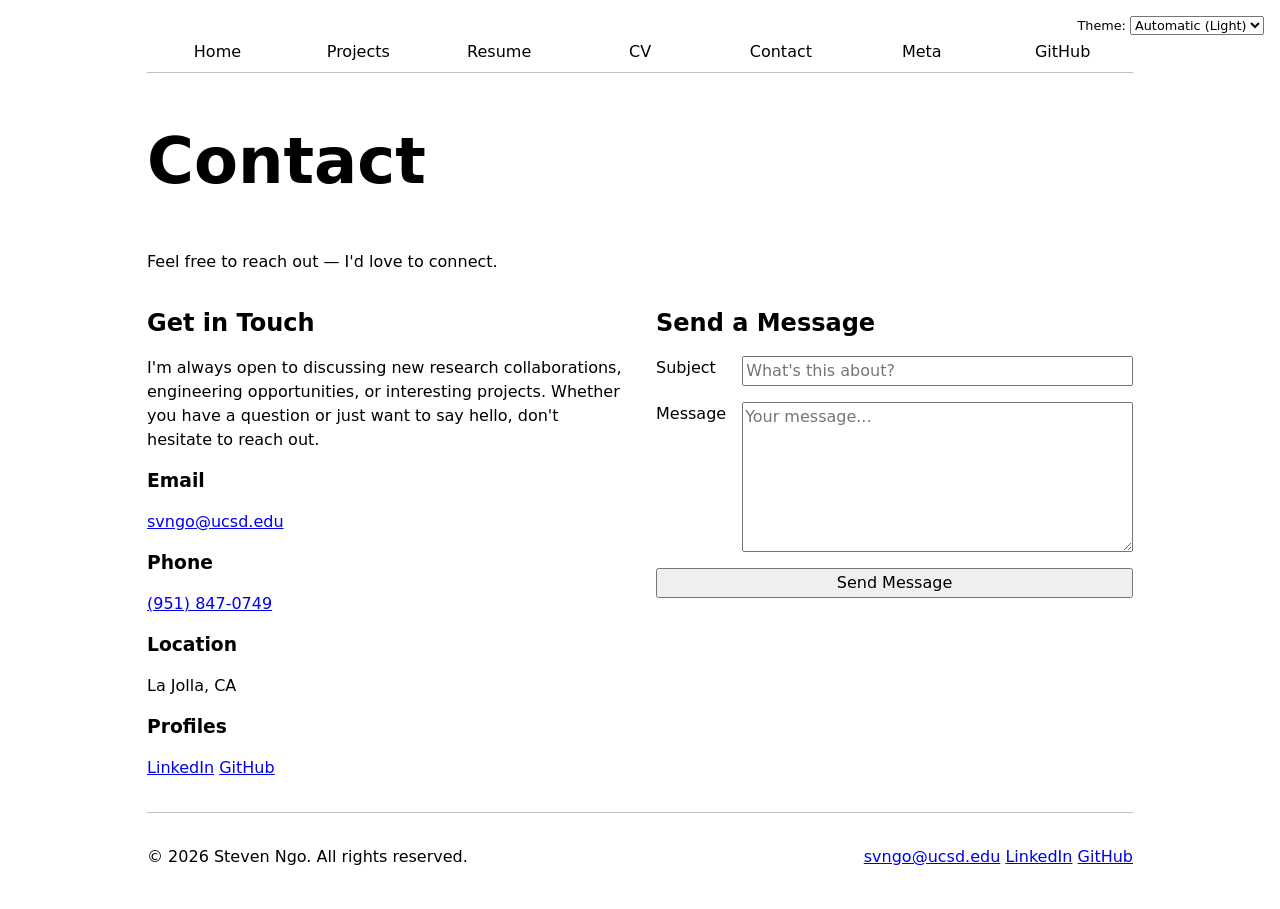
<file: contact/index.html>
<!DOCTYPE html>
<html lang="en">
<head>
    <meta charset="UTF-8">
    <meta name="viewport" content="width=device-width, initial-scale=1.0">
    <title>Contact | Steven Ngo</title>
    <link rel="stylesheet" href="../style.css">
    <script type="module" src="../global.js"></script>
</head>
<body>
    <main>
        <section class="section page-header">
            <h1>Contact</h1>
            <p class="page-description">Feel free to reach out &mdash; I'd love to connect.</p>
        </section>

        <section class="section">
            <div class="contact-grid">
                <div class="contact-info">
                    <h2>Get in Touch</h2>
                    <p>
                        I'm always open to discussing new research collaborations, engineering opportunities,
                        or interesting projects. Whether you have a question or just want to say hello,
                        don't hesitate to reach out.
                    </p>

                    <div class="contact-details">
                        <div class="contact-item">
                            <h3>Email</h3>
                            <a href="mailto:svngo@ucsd.edu">svngo@ucsd.edu</a>
                        </div>

                        <div class="contact-item">
                            <h3>Phone</h3>
                            <a href="tel:+19518470749">(951) 847-0749</a>
                        </div>

                        <div class="contact-item">
                            <h3>Location</h3>
                            <p>La Jolla, CA</p>
                        </div>

                        <div class="contact-item">
                            <h3>Profiles</h3>
                            <div class="contact-links">
                                <a href="https://linkedin.com/in/stevenvngo" target="_blank">LinkedIn</a>
                                <a href="https://github.com/stvngo" target="_blank">GitHub</a>
                            </div>
                        </div>
                    </div>
                </div>

                <div class="contact-form-container">
                    <h2>Send a Message</h2>
                    <form class="contact-form" action="mailto:svngo@ucsd.edu" method="GET">
                        <label>
                            Subject
                            <input type="text" id="subject" name="subject" required placeholder="What's this about?">
                        </label>
                        <label>
                            Message
                            <textarea id="body" name="body" rows="6" required placeholder="Your message..."></textarea>
                        </label>
                        <button type="submit">Send Message</button>
                    </form>
                </div>
            </div>
        </section>
    </main>

    <footer>
        <div class="footer-container">
            <p>&copy; 2026 Steven Ngo. All rights reserved.</p>
            <div class="footer-links">
                <a href="mailto:svngo@ucsd.edu">svngo@ucsd.edu</a>
                <a href="https://linkedin.com/in/stevenvngo" target="_blank">LinkedIn</a>
                <a href="https://github.com/stvngo" target="_blank">GitHub</a>
            </div>
        </div>
    </footer>
</body>
</html>
</file>
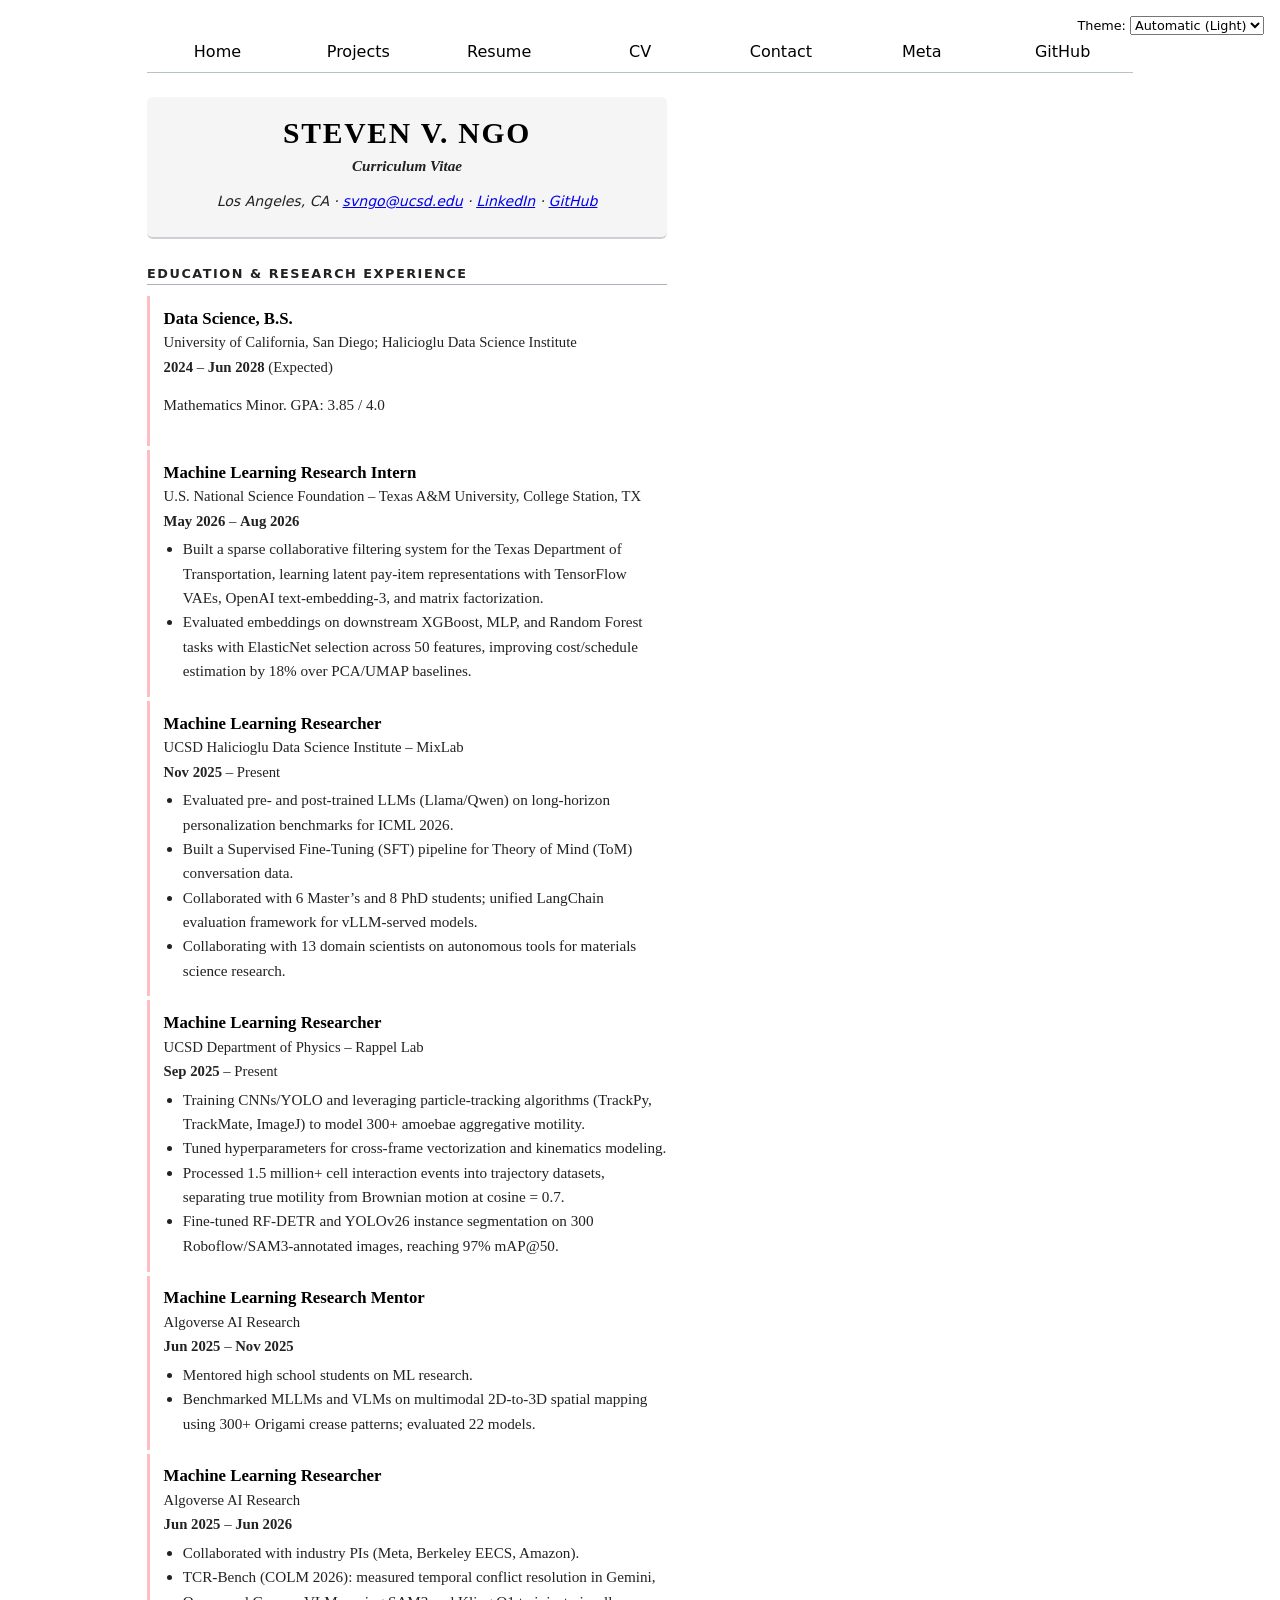
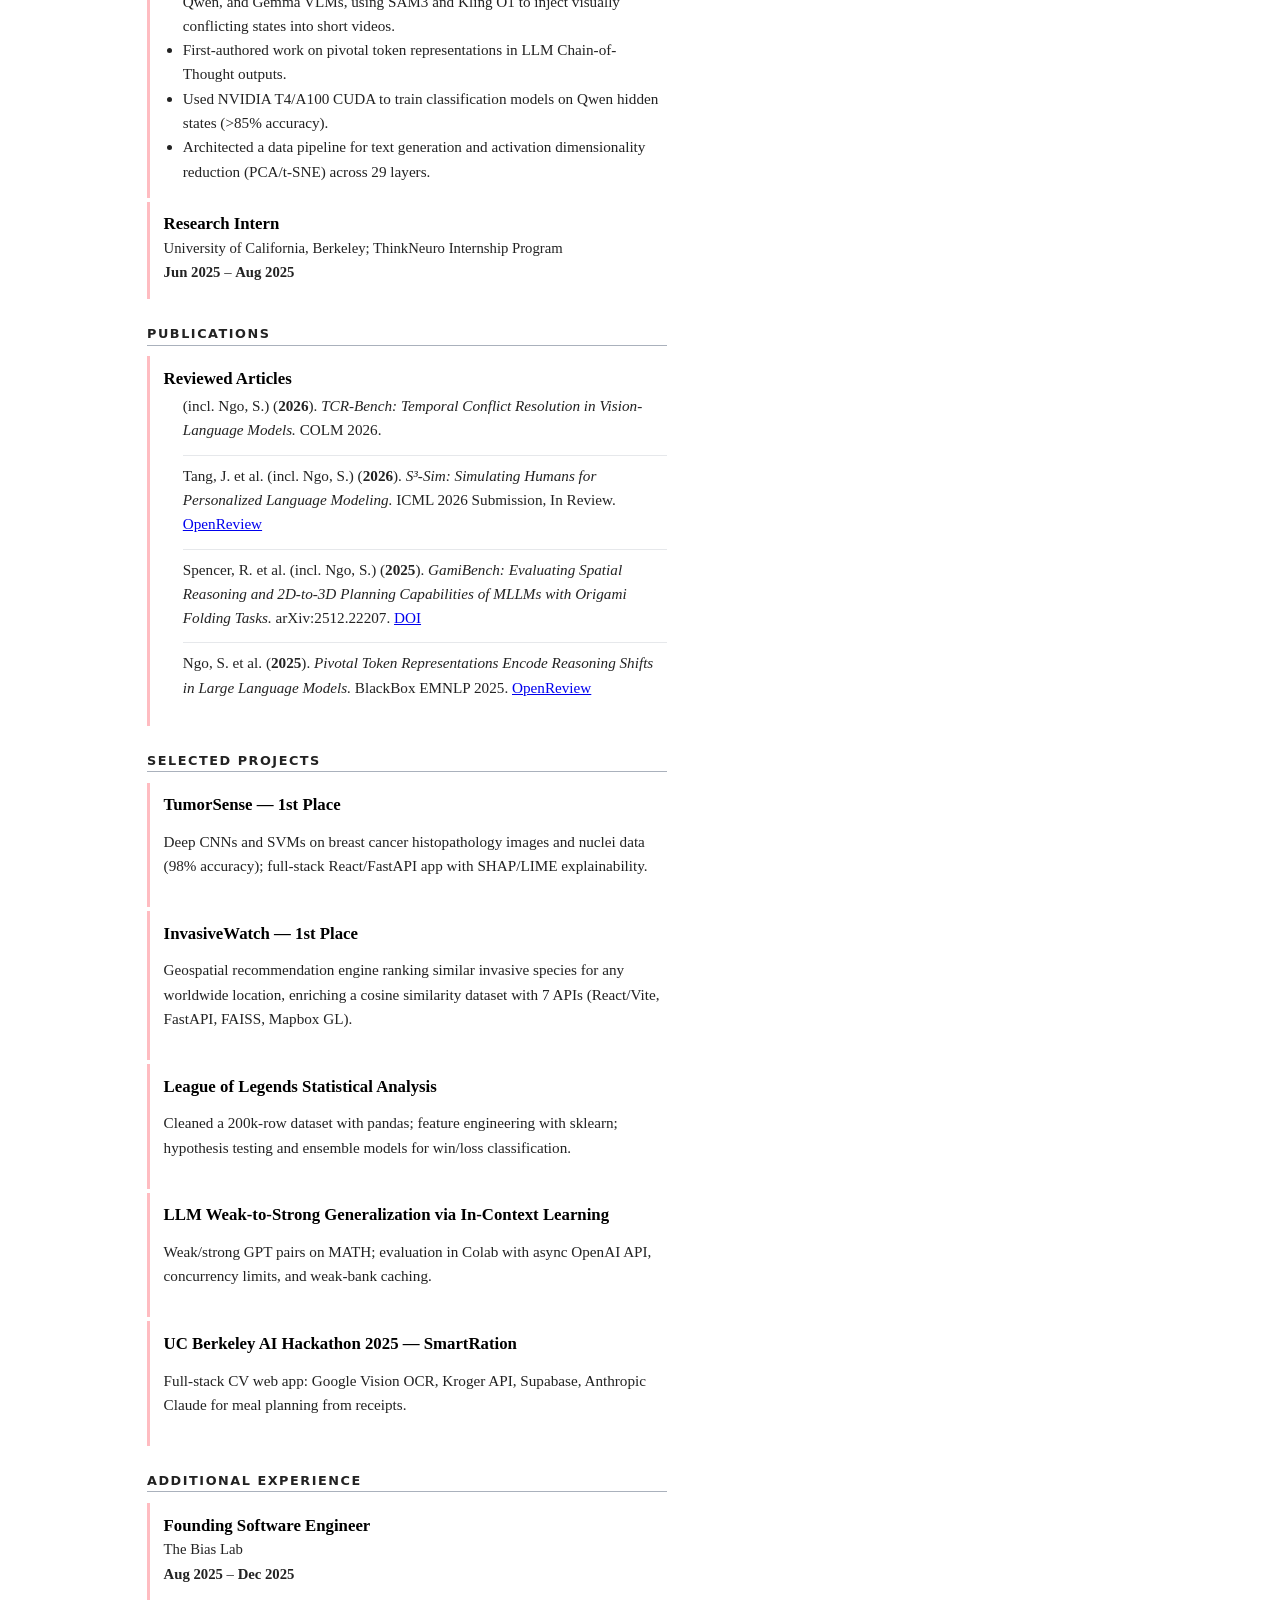
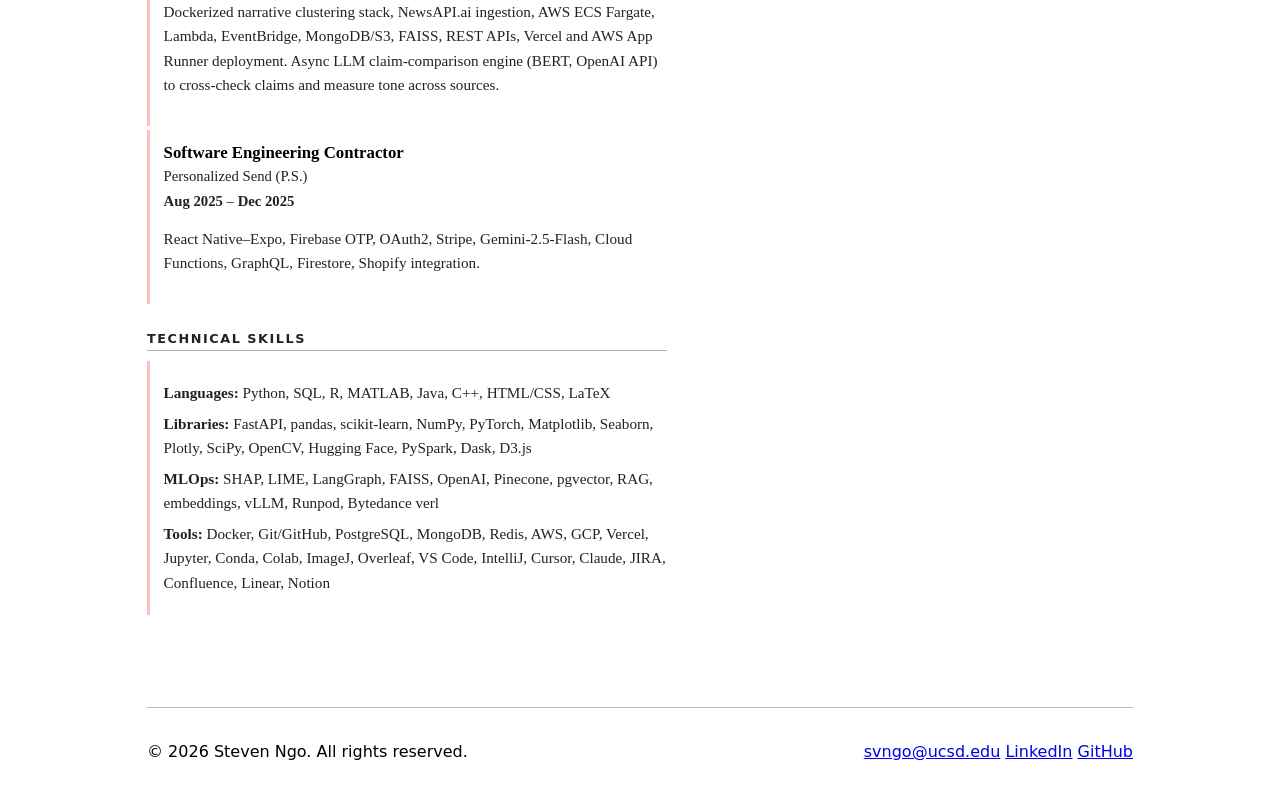
<file: cv/index.html>
<!DOCTYPE html>
<html lang="en">
<head>
    <meta charset="UTF-8">
    <meta name="viewport" content="width=device-width, initial-scale=1.0">
    <title>Curriculum Vitae | Steven V. Ngo</title>
    <link rel="stylesheet" href="../style.css">
    <script type="module" src="../global.js"></script>
</head>
<body>
    <main class="doc-page cv-page">
        <header class="doc-header cv-title-block">
            <h1>Steven V. Ngo</h1>
            <p class="doc-subtitle">Curriculum Vitae</p>
            <address class="doc-contact">
                Los Angeles, CA
                &middot;
                <a href="mailto:svngo@ucsd.edu">svngo@ucsd.edu</a>
                &middot;
                <a href="https://linkedin.com/in/stevenvngo" target="_blank" rel="noopener noreferrer">LinkedIn</a>
                &middot;
                <a href="https://github.com/stvngo" target="_blank" rel="noopener noreferrer">GitHub</a>
            </address>
        </header>

        <section class="doc-section" aria-labelledby="cv-education">
            <h2 id="cv-education">Education &amp; Research Experience</h2>

            <article>
                <header>
                    <h3>Data Science, B.S.</h3>
                    <p>University of California, San Diego; Halicioglu Data Science Institute</p>
                    <p><time datetime="2024">2024</time> &ndash; <time datetime="2028-06">Jun 2028</time> (Expected)</p>
                </header>
                <p>Mathematics Minor. GPA: 3.85 / 4.0</p>
            </article>

            <article>
                <header>
                    <h3>Machine Learning Research Intern</h3>
                    <p>U.S. National Science Foundation &ndash; Texas A&amp;M University, College Station, TX</p>
                    <p><time datetime="2026-05">May 2026</time> &ndash; <time datetime="2026-08">Aug 2026</time></p>
                </header>
                <ul>
                    <li>Built a sparse collaborative filtering system for the Texas Department of Transportation, learning latent pay-item representations with TensorFlow VAEs, OpenAI text-embedding-3, and matrix factorization.</li>
                    <li>Evaluated embeddings on downstream XGBoost, MLP, and Random Forest tasks with ElasticNet selection across 50 features, improving cost/schedule estimation by 18% over PCA/UMAP baselines.</li>
                </ul>
            </article>

            <article>
                <header>
                    <h3>Machine Learning Researcher</h3>
                    <p>UCSD Halicioglu Data Science Institute &ndash; MixLab</p>
                    <p><time datetime="2025-11">Nov 2025</time> &ndash; Present</p>
                </header>
                <ul>
                    <li>Evaluated pre- and post-trained LLMs (Llama/Qwen) on long-horizon personalization benchmarks for ICML 2026.</li>
                    <li>Built a Supervised Fine-Tuning (SFT) pipeline for Theory of Mind (ToM) conversation data.</li>
                    <li>Collaborated with 6 Master&rsquo;s and 8 PhD students; unified LangChain evaluation framework for vLLM-served models.</li>
                    <li>Collaborating with 13 domain scientists on autonomous tools for materials science research.</li>
                </ul>
            </article>

            <article>
                <header>
                    <h3>Machine Learning Researcher</h3>
                    <p>UCSD Department of Physics &ndash; Rappel Lab</p>
                    <p><time datetime="2025-09">Sep 2025</time> &ndash; Present</p>
                </header>
                <ul>
                    <li>Training CNNs/YOLO and leveraging particle-tracking algorithms (TrackPy, TrackMate, ImageJ) to model 300+ amoebae aggregative motility.</li>
                    <li>Tuned hyperparameters for cross-frame vectorization and kinematics modeling.</li>
                    <li>Processed 1.5 million+ cell interaction events into trajectory datasets, separating true motility from Brownian motion at cosine = 0.7.</li>
                    <li>Fine-tuned RF-DETR and YOLOv26 instance segmentation on 300 Roboflow/SAM3-annotated images, reaching 97% mAP@50.</li>
                </ul>
            </article>

            <article>
                <header>
                    <h3>Machine Learning Research Mentor</h3>
                    <p>Algoverse AI Research</p>
                    <p><time datetime="2025-06">Jun 2025</time> &ndash; <time datetime="2025-11">Nov 2025</time></p>
                </header>
                <ul>
                    <li>Mentored high school students on ML research.</li>
                    <li>Benchmarked MLLMs and VLMs on multimodal 2D-to-3D spatial mapping using 300+ Origami crease patterns; evaluated 22 models.</li>
                </ul>
            </article>

            <article>
                <header>
                    <h3>Machine Learning Researcher</h3>
                    <p>Algoverse AI Research</p>
                    <p><time datetime="2025-06">Jun 2025</time> &ndash; <time datetime="2026-06">Jun 2026</time></p>
                </header>
                <ul>
                    <li>Collaborated with industry PIs (Meta, Berkeley EECS, Amazon).</li>
                    <li>TCR-Bench (COLM 2026): measured temporal conflict resolution in Gemini, Qwen, and Gemma VLMs, using SAM3 and Kling O1 to inject visually conflicting states into short videos.</li>
                    <li>First-authored work on pivotal token representations in LLM Chain-of-Thought outputs.</li>
                    <li>Used NVIDIA T4/A100 CUDA to train classification models on Qwen hidden states (&gt;85% accuracy).</li>
                    <li>Architected a data pipeline for text generation and activation dimensionality reduction (PCA/t-SNE) across 29 layers.</li>
                </ul>
            </article>

            <article>
                <header>
                    <h3>Research Intern</h3>
                    <p>University of California, Berkeley; ThinkNeuro Internship Program</p>
                    <p><time datetime="2025-06">Jun 2025</time> &ndash; <time datetime="2025-08">Aug 2025</time></p>
                </header>
            </article>
        </section>

        <section class="doc-section" aria-labelledby="cv-publications">
            <h2 id="cv-publications">Publications</h2>

            <article>
                <header>
                    <h3>Reviewed Articles</h3>
                </header>
                <ul class="publication-list">
                    <li>
                        (incl. Ngo, S.) (<time datetime="2026">2026</time>).
                        <cite>TCR-Bench: Temporal Conflict Resolution in Vision-Language Models.</cite>
                        COLM 2026.
                    </li>
                    <li>
                        Tang, J. et al. (incl. Ngo, S.) (<time datetime="2026">2026</time>).
                        <cite>S&sup3;-Sim: Simulating Humans for Personalized Language Modeling.</cite>
                        ICML 2026 Submission, In Review.
                        <a href="https://openreview.net/forum?id=v08M7kKKN5" target="_blank" rel="noopener noreferrer">OpenReview</a>
                    </li>
                    <li>
                        Spencer, R. et al. (incl. Ngo, S.) (<time datetime="2025">2025</time>).
                        <cite>GamiBench: Evaluating Spatial Reasoning and 2D-to-3D Planning Capabilities of MLLMs with Origami Folding Tasks.</cite>
                        arXiv:2512.22207.
                        <a href="https://doi.org/10.48550/arXiv.2512.22207" target="_blank" rel="noopener noreferrer">DOI</a>
                    </li>
                    <li>
                        Ngo, S. et al. (<time datetime="2025">2025</time>).
                        <cite>Pivotal Token Representations Encode Reasoning Shifts in Large Language Models.</cite>
                        BlackBox EMNLP 2025.
                        <a href="https://openreview.net/forum?id=SAY6fuvpwo" target="_blank" rel="noopener noreferrer">OpenReview</a>
                    </li>
                </ul>
            </article>
        </section>

        <section class="doc-section" aria-labelledby="cv-projects">
            <h2 id="cv-projects">Selected Projects</h2>

            <article>
                <header><h3>TumorSense &mdash; 1st Place</h3></header>
                <p>Deep CNNs and SVMs on breast cancer histopathology images and nuclei data (98% accuracy); full-stack React/FastAPI app with SHAP/LIME explainability.</p>
            </article>

            <article>
                <header><h3>InvasiveWatch &mdash; 1st Place</h3></header>
                <p>Geospatial recommendation engine ranking similar invasive species for any worldwide location, enriching a cosine similarity dataset with 7 APIs (React/Vite, FastAPI, FAISS, Mapbox GL).</p>
            </article>

            <article>
                <header><h3>League of Legends Statistical Analysis</h3></header>
                <p>Cleaned a 200k-row dataset with pandas; feature engineering with sklearn; hypothesis testing and ensemble models for win/loss classification.</p>
            </article>

            <article>
                <header><h3>LLM Weak-to-Strong Generalization via In-Context Learning</h3></header>
                <p>Weak/strong GPT pairs on MATH; evaluation in Colab with async OpenAI API, concurrency limits, and weak-bank caching.</p>
            </article>

            <article>
                <header><h3>UC Berkeley AI Hackathon 2025 &mdash; SmartRation</h3></header>
                <p>Full-stack CV web app: Google Vision OCR, Kroger API, Supabase, Anthropic Claude for meal planning from receipts.</p>
            </article>
        </section>

        <section class="doc-section" aria-labelledby="cv-additional">
            <h2 id="cv-additional">Additional Experience</h2>

            <article>
                <header>
                    <h3>Founding Software Engineer</h3>
                    <p>The Bias Lab</p>
                    <p><time datetime="2025-08">Aug 2025</time> &ndash; <time datetime="2025-12">Dec 2025</time></p>
                </header>
                <p>Dockerized narrative clustering stack, NewsAPI.ai ingestion, AWS ECS Fargate, Lambda, EventBridge, MongoDB/S3, FAISS, REST APIs, Vercel and AWS App Runner deployment. Async LLM claim-comparison engine (BERT, OpenAI API) to cross-check claims and measure tone across sources.</p>
            </article>

            <article>
                <header>
                    <h3>Software Engineering Contractor</h3>
                    <p>Personalized Send (P.S.)</p>
                    <p><time datetime="2025-08">Aug 2025</time> &ndash; <time datetime="2025-12">Dec 2025</time></p>
                </header>
                <p>React Native&ndash;Expo, Firebase OTP, OAuth2, Stripe, Gemini-2.5-Flash, Cloud Functions, GraphQL, Firestore, Shopify integration.</p>
            </article>
        </section>

        <section class="doc-section" aria-labelledby="cv-skills">
            <h2 id="cv-skills">Technical Skills</h2>
            <article>
                <p><strong>Languages:</strong> Python, SQL, R, MATLAB, Java, C++, HTML/CSS, LaTeX</p>
                <p><strong>Libraries:</strong> FastAPI, pandas, scikit-learn, NumPy, PyTorch, Matplotlib, Seaborn, Plotly, SciPy, OpenCV, Hugging Face, PySpark, Dask, D3.js</p>
                <p><strong>MLOps:</strong> SHAP, LIME, LangGraph, FAISS, OpenAI, Pinecone, pgvector, RAG, embeddings, vLLM, Runpod, Bytedance verl</p>
                <p><strong>Tools:</strong> Docker, Git/GitHub, PostgreSQL, MongoDB, Redis, AWS, GCP, Vercel, Jupyter, Conda, Colab, ImageJ, Overleaf, VS Code, IntelliJ, Cursor, Claude, JIRA, Confluence, Linear, Notion</p>
            </article>
        </section>
    </main>

    <footer>
        <div class="footer-container">
            <p>&copy; 2026 Steven Ngo. All rights reserved.</p>
            <div class="footer-links">
                <a href="mailto:svngo@ucsd.edu">svngo@ucsd.edu</a>
                <a href="https://linkedin.com/in/stevenvngo" target="_blank" rel="noopener noreferrer">LinkedIn</a>
                <a href="https://github.com/stvngo" target="_blank" rel="noopener noreferrer">GitHub</a>
            </div>
        </div>
    </footer>
</body>
</html>
</file>
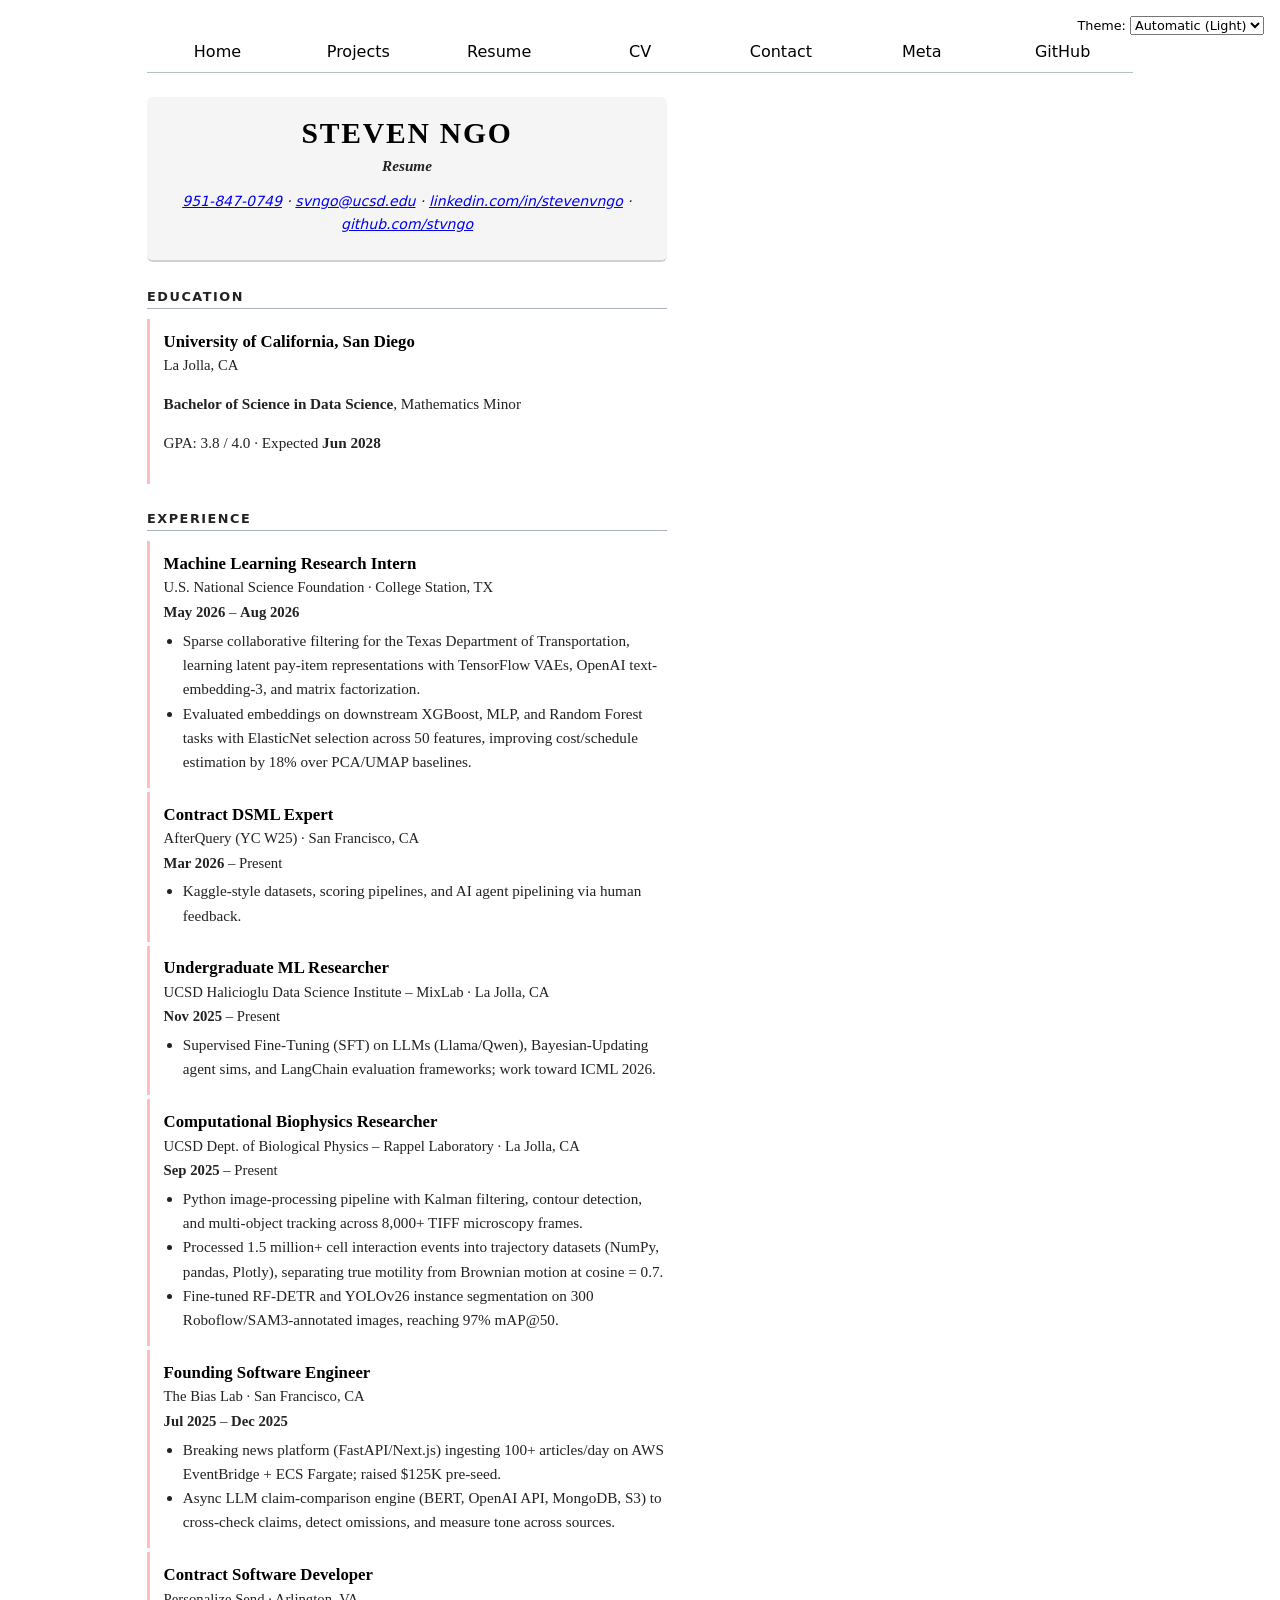
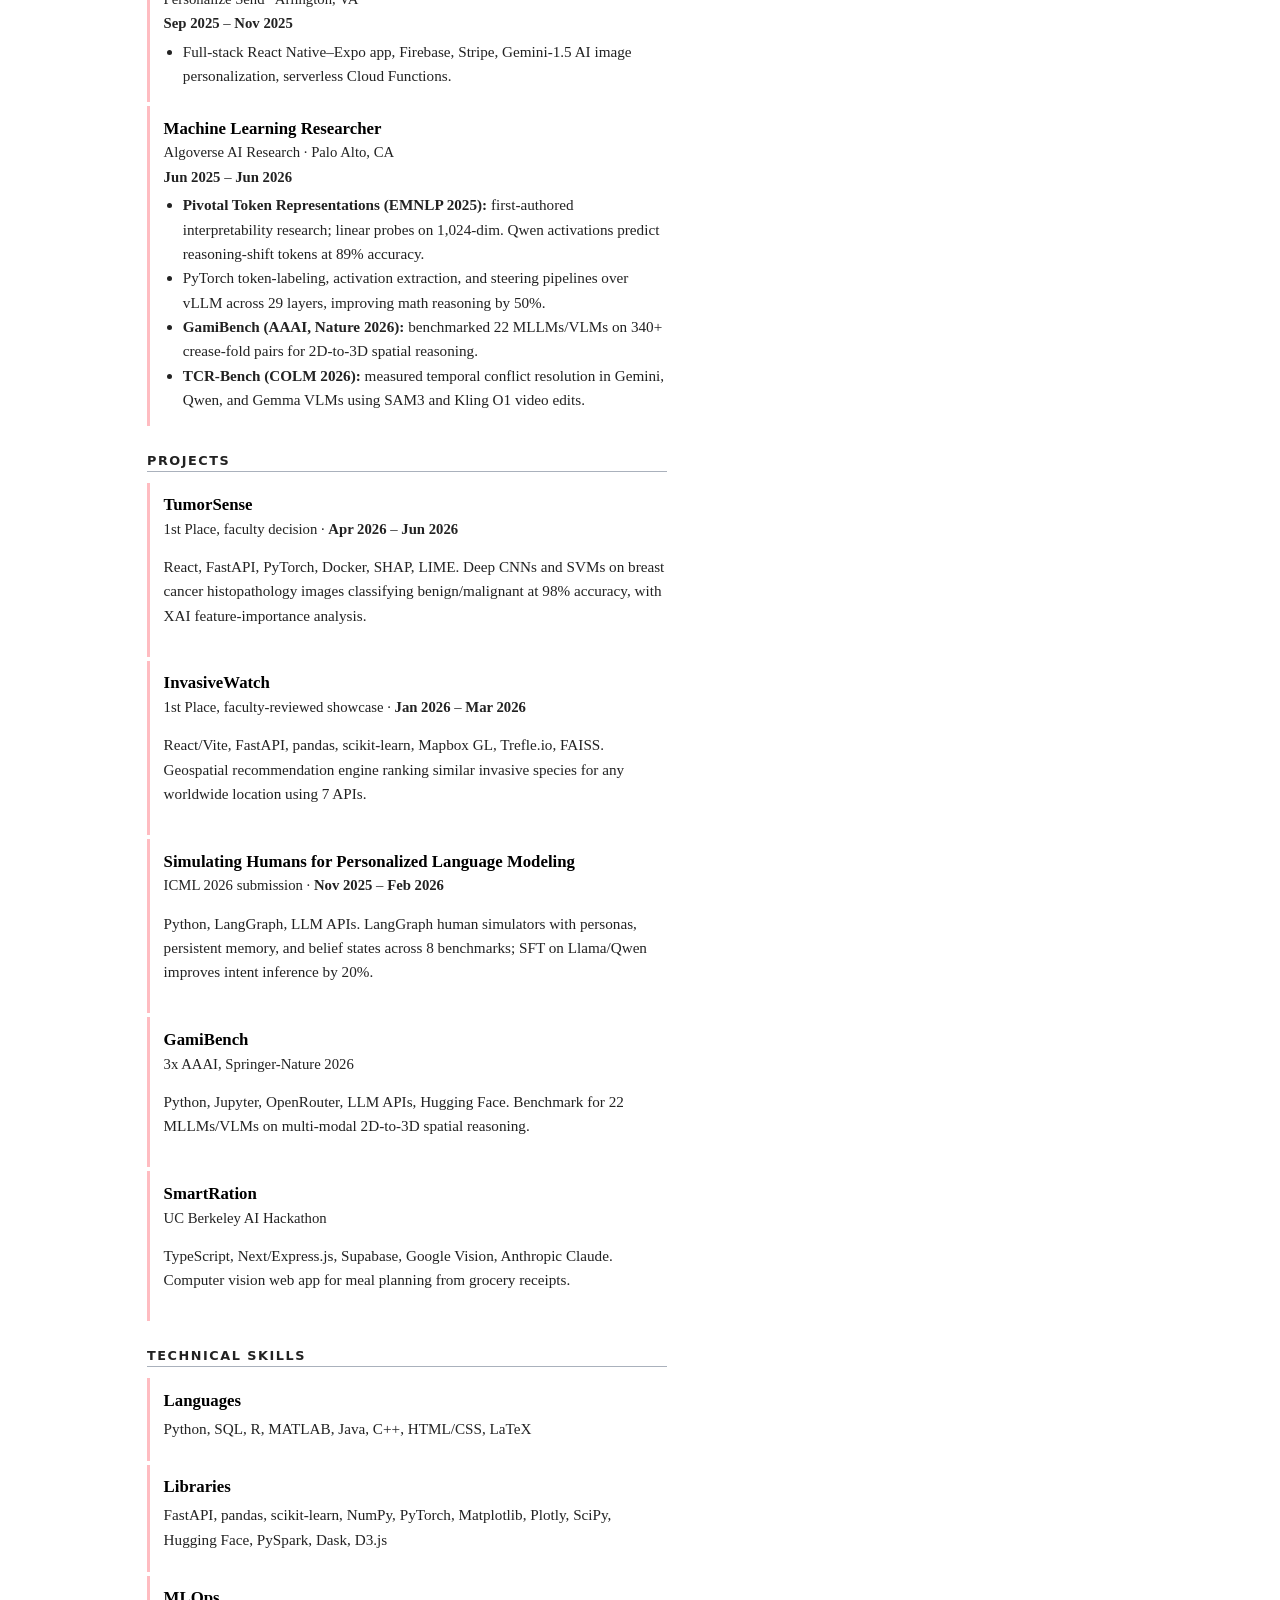
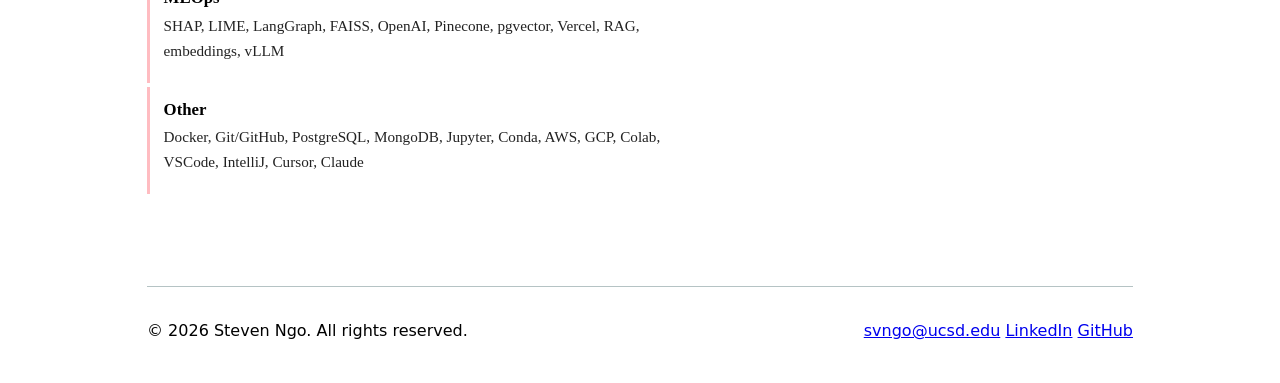
<file: resume/index.html>
<!DOCTYPE html>
<html lang="en">
<head>
    <meta charset="UTF-8">
    <meta name="viewport" content="width=device-width, initial-scale=1.0">
    <title>Resume | Steven Ngo</title>
    <link rel="stylesheet" href="../style.css">
    <script type="module" src="../global.js"></script>
</head>
<body>
    <main class="doc-page resume-page">
        <header class="doc-header">
            <h1>Steven Ngo</h1>
            <p class="doc-subtitle">Resume</p>
            <address class="doc-contact">
                <a href="tel:+19518470749">951-847-0749</a>
                &middot;
                <a href="mailto:svngo@ucsd.edu">svngo@ucsd.edu</a>
                &middot;
                <a href="https://linkedin.com/in/stevenvngo" target="_blank" rel="noopener noreferrer">linkedin.com/in/stevenvngo</a>
                &middot;
                <a href="https://github.com/stvngo" target="_blank" rel="noopener noreferrer">github.com/stvngo</a>
            </address>
        </header>

        <section class="doc-section" aria-labelledby="resume-education">
            <h2 id="resume-education">Education</h2>
            <article>
                <header>
                    <h3>University of California, San Diego</h3>
                    <p>La Jolla, CA</p>
                </header>
                <p><strong>Bachelor of Science in Data Science</strong>, Mathematics Minor</p>
                <p>GPA: 3.8 / 4.0 &middot; Expected <time datetime="2028-06">Jun 2028</time></p>
            </article>
        </section>

        <section class="doc-section" aria-labelledby="resume-experience">
            <h2 id="resume-experience">Experience</h2>

            <article>
                <header>
                    <h3>Machine Learning Research Intern</h3>
                    <p>U.S. National Science Foundation &middot; College Station, TX</p>
                    <p><time datetime="2026-05">May 2026</time> &ndash; <time datetime="2026-08">Aug 2026</time></p>
                </header>
                <ul>
                    <li>Sparse collaborative filtering for the Texas Department of Transportation, learning latent pay-item representations with TensorFlow VAEs, OpenAI text-embedding-3, and matrix factorization.</li>
                    <li>Evaluated embeddings on downstream XGBoost, MLP, and Random Forest tasks with ElasticNet selection across 50 features, improving cost/schedule estimation by 18% over PCA/UMAP baselines.</li>
                </ul>
            </article>

            <article>
                <header>
                    <h3>Contract DSML Expert</h3>
                    <p>AfterQuery (YC W25) &middot; San Francisco, CA</p>
                    <p><time datetime="2026-03">Mar 2026</time> &ndash; Present</p>
                </header>
                <ul>
                    <li>Kaggle-style datasets, scoring pipelines, and AI agent pipelining via human feedback.</li>
                </ul>
            </article>

            <article>
                <header>
                    <h3>Undergraduate ML Researcher</h3>
                    <p>UCSD Halicioglu Data Science Institute &ndash; MixLab &middot; La Jolla, CA</p>
                    <p><time datetime="2025-11">Nov 2025</time> &ndash; Present</p>
                </header>
                <ul>
                    <li>Supervised Fine-Tuning (SFT) on LLMs (Llama/Qwen), Bayesian-Updating agent sims, and LangChain evaluation frameworks; work toward ICML 2026.</li>
                </ul>
            </article>

            <article>
                <header>
                    <h3>Computational Biophysics Researcher</h3>
                    <p>UCSD Dept. of Biological Physics &ndash; Rappel Laboratory &middot; La Jolla, CA</p>
                    <p><time datetime="2025-09">Sep 2025</time> &ndash; Present</p>
                </header>
                <ul>
                    <li>Python image-processing pipeline with Kalman filtering, contour detection, and multi-object tracking across 8,000+ TIFF microscopy frames.</li>
                    <li>Processed 1.5 million+ cell interaction events into trajectory datasets (NumPy, pandas, Plotly), separating true motility from Brownian motion at cosine = 0.7.</li>
                    <li>Fine-tuned RF-DETR and YOLOv26 instance segmentation on 300 Roboflow/SAM3-annotated images, reaching 97% mAP@50.</li>
                </ul>
            </article>

            <article>
                <header>
                    <h3>Founding Software Engineer</h3>
                    <p>The Bias Lab &middot; San Francisco, CA</p>
                    <p><time datetime="2025-07">Jul 2025</time> &ndash; <time datetime="2025-12">Dec 2025</time></p>
                </header>
                <ul>
                    <li>Breaking news platform (FastAPI/Next.js) ingesting 100+ articles/day on AWS EventBridge + ECS Fargate; raised $125K pre-seed.</li>
                    <li>Async LLM claim-comparison engine (BERT, OpenAI API, MongoDB, S3) to cross-check claims, detect omissions, and measure tone across sources.</li>
                </ul>
            </article>

            <article>
                <header>
                    <h3>Contract Software Developer</h3>
                    <p>Personalize Send &middot; Arlington, VA</p>
                    <p><time datetime="2025-09">Sep 2025</time> &ndash; <time datetime="2025-11">Nov 2025</time></p>
                </header>
                <ul>
                    <li>Full-stack React Native&ndash;Expo app, Firebase, Stripe, Gemini-1.5 AI image personalization, serverless Cloud Functions.</li>
                </ul>
            </article>

            <article>
                <header>
                    <h3>Machine Learning Researcher</h3>
                    <p>Algoverse AI Research &middot; Palo Alto, CA</p>
                    <p><time datetime="2025-06">Jun 2025</time> &ndash; <time datetime="2026-06">Jun 2026</time></p>
                </header>
                <ul>
                    <li><strong>Pivotal Token Representations (EMNLP 2025):</strong> first-authored interpretability research; linear probes on 1,024-dim. Qwen activations predict reasoning-shift tokens at 89% accuracy.</li>
                    <li>PyTorch token-labeling, activation extraction, and steering pipelines over vLLM across 29 layers, improving math reasoning by 50%.</li>
                    <li><strong>GamiBench (AAAI, Nature 2026):</strong> benchmarked 22 MLLMs/VLMs on 340+ crease-fold pairs for 2D-to-3D spatial reasoning.</li>
                    <li><strong>TCR-Bench (COLM 2026):</strong> measured temporal conflict resolution in Gemini, Qwen, and Gemma VLMs using SAM3 and Kling O1 video edits.</li>
                </ul>
            </article>
        </section>

        <section class="doc-section" aria-labelledby="resume-projects">
            <h2 id="resume-projects">Projects</h2>

            <article>
                <header>
                    <h3>TumorSense</h3>
                    <p>1st Place, faculty decision &middot; <time datetime="2026-04">Apr 2026</time> &ndash; <time datetime="2026-06">Jun 2026</time></p>
                </header>
                <p>React, FastAPI, PyTorch, Docker, SHAP, LIME. Deep CNNs and SVMs on breast cancer histopathology images classifying benign/malignant at 98% accuracy, with XAI feature-importance analysis.</p>
            </article>

            <article>
                <header>
                    <h3>InvasiveWatch</h3>
                    <p>1st Place, faculty-reviewed showcase &middot; <time datetime="2026-01">Jan 2026</time> &ndash; <time datetime="2026-03">Mar 2026</time></p>
                </header>
                <p>React/Vite, FastAPI, pandas, scikit-learn, Mapbox GL, Trefle.io, FAISS. Geospatial recommendation engine ranking similar invasive species for any worldwide location using 7 APIs.</p>
            </article>

            <article>
                <header>
                    <h3>Simulating Humans for Personalized Language Modeling</h3>
                    <p>ICML 2026 submission &middot; <time datetime="2025-11">Nov 2025</time> &ndash; <time datetime="2026-02">Feb 2026</time></p>
                </header>
                <p>Python, LangGraph, LLM APIs. LangGraph human simulators with personas, persistent memory, and belief states across 8 benchmarks; SFT on Llama/Qwen improves intent inference by 20%.</p>
            </article>

            <article>
                <header>
                    <h3>GamiBench</h3>
                    <p>3x AAAI, Springer-Nature 2026</p>
                </header>
                <p>Python, Jupyter, OpenRouter, LLM APIs, Hugging Face. Benchmark for 22 MLLMs/VLMs on multi-modal 2D-to-3D spatial reasoning.</p>
            </article>

            <article>
                <header>
                    <h3>SmartRation</h3>
                    <p>UC Berkeley AI Hackathon</p>
                </header>
                <p>TypeScript, Next/Express.js, Supabase, Google Vision, Anthropic Claude. Computer vision web app for meal planning from grocery receipts.</p>
            </article>
        </section>

        <section class="doc-section" aria-labelledby="resume-skills">
            <h2 id="resume-skills">Technical Skills</h2>
            <article>
                <header><h3>Languages</h3></header>
                <p>Python, SQL, R, MATLAB, Java, C++, HTML/CSS, LaTeX</p>
            </article>
            <article>
                <header><h3>Libraries</h3></header>
                <p>FastAPI, pandas, scikit-learn, NumPy, PyTorch, Matplotlib, Plotly, SciPy, Hugging Face, PySpark, Dask, D3.js</p>
            </article>
            <article>
                <header><h3>MLOps</h3></header>
                <p>SHAP, LIME, LangGraph, FAISS, OpenAI, Pinecone, pgvector, Vercel, RAG, embeddings, vLLM</p>
            </article>
            <article>
                <header><h3>Other</h3></header>
                <p>Docker, Git/GitHub, PostgreSQL, MongoDB, Jupyter, Conda, AWS, GCP, Colab, VSCode, IntelliJ, Cursor, Claude</p>
            </article>
        </section>
    </main>

    <footer>
        <div class="footer-container">
            <p>&copy; 2026 Steven Ngo. All rights reserved.</p>
            <div class="footer-links">
                <a href="mailto:svngo@ucsd.edu">svngo@ucsd.edu</a>
                <a href="https://linkedin.com/in/stevenvngo" target="_blank" rel="noopener noreferrer">LinkedIn</a>
                <a href="https://github.com/stvngo" target="_blank" rel="noopener noreferrer">GitHub</a>
            </div>
        </div>
    </footer>
</body>
</html>
</file>
<file: style.css>
/* Lab 2: Styling with CSS — https://dsc106.com/labs/lab02/ */
/* Lab 3: Introduction to JS — https://dsc106.com/labs/lab03/ */

/* Step 2.4: accent color on root */
html {
  --color-accent: oklch(65% 50% 0);
  accent-color: var(--color-accent);
  /* Lab 3 Step 4.1: follow the OS color scheme */
  color-scheme: light dark;
}

/* Step 1: constrain width, center, padding */
body {
  font: 100%/1.5 system-ui;
  max-width: 100ch;
  margin-inline: auto;
  padding-inline: 1em;
  /* Lab 3: room for the theme switcher above the nav */
  padding-top: 1.5rem;
  box-sizing: border-box;
}

*,
*::before,
*::after {
  box-sizing: inherit;
}

/* Step 4.4: heading defaults */
h1,
h2,
h3,
h4,
h5,
h6 {
  line-height: 1.1;
  text-wrap: balance;
}

h1 {
  font-size: 400%;
}

/* Step 2.1: list wrappers transparent to layout */
nav ul,
nav li {
  display: contents;
}

/* Step 2.2 & 2.3 & 2.4: navigation */
nav {
  /* Lab 3 Step 4.1: translucent border adapts to light/dark */
  --border-color: oklch(50% 10% 200 / 40%);
  display: flex;
  margin-bottom: 1em;
  border-bottom: 1px solid var(--border-color);
}

nav a {
  flex: 1;
  text-align: center;
  padding: 0.5em;
  text-decoration: none;
  color: inherit;
}

/* Step 2.3: current page link */
nav a.current {
  border-bottom: 0.4em solid var(--border-color);
  padding-bottom: 0.1em;
}

/* Step 2.4: hover (+ optional same-hue background) */
nav a:hover {
  border-bottom: 0.4em solid var(--color-accent);
  padding-bottom: 0.1em;
  background-color: color-mix(in oklch, var(--color-accent), canvas 85%);
}

/* Step 3.1: form controls inherit typography */
input,
textarea,
button,
select {
  font: inherit;
}

/* Lab 3 Step 4.3: theme switcher in the top right corner */
.color-scheme {
  position: absolute;
  top: 1rem;
  right: 1rem;
  font-size: 80%;
}

/* Step 3.3: contact form grid + subgrid */
form.contact-form {
  display: grid;
  grid-template-columns: auto 1fr;
  gap: 1em;
}

form.contact-form label {
  display: grid;
  grid-template-columns: subgrid;
  grid-column: 1 / -1;
}

form.contact-form button[type="submit"] {
  grid-column: 1 / -1;
}

/* Step 4.2 & 4.3: projects responsive grid + row subgrid */
.projects {
  display: grid;
  grid-template-columns: repeat(auto-fill, minmax(15em, 1fr));
  grid-auto-rows: min-content min-content 1fr;
  gap: 1em;
}

.projects article {
  display: grid;
  grid-template-rows: subgrid;
  grid-row: span 3;
}

.projects article h2 {
  margin: 0;
}

.projects img {
  width: 100%;
  height: auto;
}

/* Step 5: CV / resume — readable measure */
.doc-page {
  max-width: 65ch;
}

.doc-section > h2 {
  border-bottom: 1px solid oklch(50% 10% 200 / 40%);
  padding-bottom: 0.25em;
}

/* CV & resume pages — mild styling (document only; nav/footer stay system UI) */
.doc-page {
  font-family: Georgia, "Times New Roman", serif;
  color: canvastext;
  padding-block: 0.5rem 2rem;
}

.doc-page .doc-header {
  text-align: center;
  padding: 1.25rem 1rem 1.5rem;
  margin-bottom: 1.75rem;
  border-bottom: 2px solid oklch(50% 10% 260 / 25%);
  background: color-mix(in oklch, canvastext 3%, canvas);
  border-radius: 6px;
}

.doc-page .doc-header h1 {
  font-size: 1.85rem;
  font-weight: 700;
  letter-spacing: 0.06em;
  text-transform: uppercase;
  margin: 0 0 0.35rem;
}

.doc-page .doc-subtitle {
  font-family: inherit;
  font-size: 0.95rem;
  font-weight: 600;
  font-style: italic;
  color: color-mix(in oklch, canvastext 75%, canvas);
  margin: 0 0 0.75rem;
}

.doc-page .doc-contact {
  font-family: system-ui, sans-serif;
  font-size: 0.88rem;
  line-height: 1.65;
  color: color-mix(in oklch, canvastext 75%, canvas);
}

.doc-page .doc-section {
  margin-bottom: 1.75rem;
}

.doc-page .doc-section > h2 {
  font-family: system-ui, sans-serif;
  font-size: 0.8rem;
  font-weight: 700;
  letter-spacing: 0.12em;
  text-transform: uppercase;
  color: color-mix(in oklch, canvastext 75%, canvas);
  border-bottom-color: oklch(50% 10% 260 / 50%);
  margin-top: 0;
}

.doc-page .doc-section article {
  padding: 0.85rem 0 0.85rem 0.85rem;
  margin-bottom: 0.25rem;
  border-left: 3px solid color-mix(in oklch, var(--color-accent), canvas 60%);
}

.doc-page .doc-section article header h3 {
  font-size: 1.05rem;
  margin: 0 0 0.2rem;
  color: canvastext;
}

.doc-page .doc-section article header p {
  font-size: 0.92rem;
  margin: 0.15rem 0;
  color: color-mix(in oklch, canvastext 75%, canvas);
}

.doc-page .doc-section article > p,
.doc-page .doc-section article li {
  font-size: 0.95rem;
  line-height: 1.6;
  color: color-mix(in oklch, canvastext 75%, canvas);
}

.doc-page .doc-section ul {
  margin: 0.35rem 0 0;
  padding-left: 1.2rem;
}

.doc-page .doc-section article time {
  font-weight: 600;
  color: color-mix(in oklch, canvastext 75%, canvas);
}

.doc-page .publication-list {
  padding-left: 0;
  list-style: none;
}

.doc-page .publication-list li {
  padding-bottom: 0.75rem;
  margin-bottom: 0.5rem;
  border-bottom: 1px solid oklch(50% 10% 260 / 15%);
}

.doc-page .publication-list li:last-child {
  border-bottom: none;
  margin-bottom: 0;
}

.doc-page .publication-list cite {
  font-style: italic;
}

.doc-page .doc-section:last-of-type article p {
  margin: 0.4rem 0;
}

/* Home page */
.hero-content {
  display: flex;
  flex-wrap: wrap-reverse;
  align-items: center;
  gap: 2em;
}

.hero-text {
  flex: 1 1 25em;
}

.hero h1 {
  margin-block: 0.5em 0.25em;
}

.highlight {
  color: var(--color-accent);
}

.tagline {
  font-size: 1.25em;
  font-weight: 600;
  margin-top: 0;
}

.hero-image img {
  display: block;
  width: 12em;
  aspect-ratio: 1;
  object-fit: cover;
  border-radius: 50%;
  border: 0.25em solid color-mix(in oklch, var(--color-accent), canvas 70%);
}

.hero-links {
  display: flex;
  flex-wrap: wrap;
  gap: 0.75em;
}

.btn {
  padding: 0.5em 1.25em;
  border: 1px solid oklch(from var(--color-accent) 50% c h);
  border-radius: 0.4em;
  background-color: oklch(from var(--color-accent) 50% c h);
  color: white;
  text-decoration: none;
}

.btn-outline {
  background-color: transparent;
  color: oklch(from var(--color-accent) 50% c h);
}

.btn:hover {
  background-color: color-mix(in oklch, var(--color-accent), canvas 85%);
  color: canvastext;
}

.section > h2 {
  margin-top: 2em;
  border-bottom: 1px solid oklch(50% 10% 200 / 40%);
  padding-bottom: 0.25em;
}

.card {
  margin-block: 1em;
  padding: 1em 1.25em;
  border: 1px solid oklch(50% 10% 200 / 25%);
  border-radius: 0.5em;
}

.card h3 {
  margin: 0;
}

.card-header {
  display: flex;
  flex-wrap: wrap;
  justify-content: space-between;
  gap: 0.25em 1em;
}

.subtitle {
  margin: 0.25em 0 0;
  font-style: italic;
  color: color-mix(in oklch, canvastext 65%, canvas);
}

.card-meta {
  display: flex;
  flex-direction: column;
  font-size: 0.9em;
  color: color-mix(in oklch, canvastext 65%, canvas);
}

.publications-list li {
  margin-block: 0.75em;
}

.pub-venue {
  display: block;
  font-size: 0.9em;
  color: color-mix(in oklch, canvastext 65%, canvas);
}

.skills-grid {
  display: grid;
  grid-template-columns: repeat(auto-fill, minmax(15em, 1fr));
  gap: 1em;
}

.skill-tags {
  display: flex;
  flex-wrap: wrap;
  gap: 0.4em;
}

.tag {
  padding: 0.15em 0.6em;
  border-radius: 1em;
  font-size: 0.85em;
  background-color: color-mix(in oklch, var(--color-accent), canvas 85%);
}

/* Lab 4 Step 3: GitHub profile stats */
#profile-stats dl {
  display: grid;
  grid-template-columns: repeat(4, 1fr);
  margin: 0;
}

#profile-stats dt {
  grid-row: 1;
  font-size: 0.8em;
  text-transform: uppercase;
  letter-spacing: 0.05em;
  color: color-mix(in oklch, canvastext 65%, canvas);
}

#profile-stats dd {
  grid-row: 2;
  margin: 0;
  font-size: 2em;
}

/* Layout helpers (contact page two-column; not duplicated in lab text but needed for structure) */
.contact-grid {
  display: grid;
  gap: 2em;
}

@media (min-width: 50em) {
  .contact-grid {
    grid-template-columns: 1fr 1fr;
  }
}

footer {
  margin-top: 2em;
  padding-block: 1em;
  border-top: 1px solid oklch(50% 10% 200 / 40%);
}

.footer-container {
  display: flex;
  flex-wrap: wrap;
  gap: 1em;
  justify-content: space-between;
  align-items: center;
}

/* Lab 5 Step 0.1: project year */
.project-year {
  font-family: Baskerville, serif;
  font-variant-numeric: oldstyle-nums;
  color: color-mix(in oklch, canvastext 65%, canvas);
}

/* Lab 5 Step 1.1: pie chart size */
#projects-pie-plot {
  max-width: 20em;
  margin-block: 2em;

  overflow: visible;

  /* Step 5.1: fade other wedges when one is hovered */
  &:has(path:hover) {
    path:not(:hover) {
      opacity: 0.5;
    }
  }

  path {
    transition: 300ms;
    cursor: pointer;
  }
}

/* Lab 5 Step 2.2: legend */
.swatch {
  display: inline-block;
  width: 1em;
  aspect-ratio: 1 / 1;
  border-radius: 50%;
  background-color: var(--color);
}

.legend {
  display: grid;
  grid-template-columns: repeat(auto-fill, minmax(9em, 1fr));
  gap: 1em;
  flex: 1;
  margin-block: 1em;
  padding: 1em;
  border: 1px solid oklch(50% 10% 200 / 40%);
}

.legend-item {
  display: flex;
  align-items: center;
  gap: 0.4em;

  em {
    color: color-mix(in oklch, canvastext 65%, canvas);
  }
}

/* Lab 5 Step 2.3: pie chart and legend side by side */
.container {
  display: flex;
  align-items: center;
  gap: 3em;
}

/* Lab 5 Step 4.1: search field */
.searchBar {
  width: 100%;
  padding: 0.25em 0.5em;
  margin-block: 1em;
  font-size: 150%;
}

/* Lab 5 Step 5.2: selected wedge and legend item */
.selected {
  --color: oklch(60% 45% 0) !important;

  &:is(path) {
    fill: var(--color);
  }
}

/* Lab 6 Step 1.3: displaying the stats */
.stats {
  display: grid;
  grid-template-columns: repeat(6, 1fr);
  margin: 0;
}

.stats dt {
  grid-row: 1;
  font-size: 0.8em;
  text-transform: uppercase;
  letter-spacing: 0.05em;
  color: color-mix(in oklch, canvastext 65%, canvas);
}

.stats dd {
  grid-row: 2;
  margin: 0;
  font-size: 2em;
}

/* Step 2.4: Drawing the gridlines */
#scatter-plot .gridlines {
  stroke: oklch(50% 10% 200 / 20%);
  stroke-opacity: 0.2;
}

/* Step 3: Adding a tooltip */
dl.info {
  display: grid;
  transition-duration: 500ms; /* smooth transition */
  transition-property: opacity, visibility;
}

dl.info[hidden]:not(:hover, :focus-within) {
  opacity: 0;
  visibility: hidden;
}

.tooltip {
  position: fixed;
  top: 1em;
  left: 1em;
  background-color: rgba(255, 255, 255, 0.8);
  box-shadow: 0 0 10px 0 rgba(0, 0, 0, 0.1);
  border-radius: 0.5em;
  backdrop-filter: blur(10px);
  padding: 1em;
  font-size: 0.9em;
}

circle {
  transition: 200ms;
  /* transition: all 200ms, r calc(var(--r) * 100ms); */
  transform-origin: center; /* scale from the center rather than top-left */
  transform-box: fill-box;
  /* Step 1.4: Entry transitions */
  /* CSS transitions only fire for state changes where both start and end changes */
  /* are described by CSS. A new element entering the DOM has no start state, so no transitions. */
  @starting-style { /* Lab 8 Step 1.4: Entry transitions */
    r: 0;
  }
}

circle:hover {
  transform: scale(1.5);
}

/* Step 5.3: selection rectangle */
@keyframes marching-ants {
  to {
    stroke-dashoffset: -8; /* 5 + 3 */
  }
}

.selection {
  fill-opacity: 0.1;
  stroke: black;
  stroke-opacity: 0.7;
  stroke-dasharray: 5 3;
  animation: marching-ants 2s linear infinite;
}

circle.selected {
  fill: #ff6b6b;
}

/* Lab 8 Step 1: filtering UI */
/* #filter-container {
  flex: 1;
  align-items: baseline;
}

#commit-time {
  margin-left: auto;
} */

/* Lab 8 Step 2.1: Adding unit visualization for files */
#files {
  display: grid;
  grid-template-columns: 1fr 4fr;

  > div {
    grid-column: 1 / -1;
    display: grid;
    grid-template-columns: subgrid;
  }

  dt {
    grid-column: 1;
  }

  dd {
    grid-column: 2;
    display: flex;
    flex-wrap: wrap;
    align-items: start;
    align-content: start;
    gap: 0.15em;
    padding-top: 0.6em;
    margin-left: 0;
  }

  dt small {
    display: block;
    font-size: 0.75em;
    opacity: 0.6;
  }
}

.loc {
  display: flex;
  width: 0.5em;
  aspect-ratio: 1;
  background: var(--color);
  border-radius: 50%;
}

/* Lab 8 Step 3: Storytelling (commits over time) */
#scrolly-1,
#scrolly-2 {
  position: relative;
  display: flex;
  gap: 1rem;

  > * {
    flex: 1;
  }
}

#scatter-story {
  position: relative;
}

#scatter-plot {
  position: sticky;
  top: 0;
  left: 0;
  bottom: auto;
  height: 50vh;
}

.step {
  padding-bottom: 1em;
}

/* Lab 8 Step 4: Scrollytelling Part 2 (file sizes) */
#files-story {
  position: relative;
  /* room for the last steps to reach the middle of the screen */
  padding-bottom: 50vh;
}

#files-container {
  position: sticky;
  top: 0;
  align-self: start;
}
</file>
